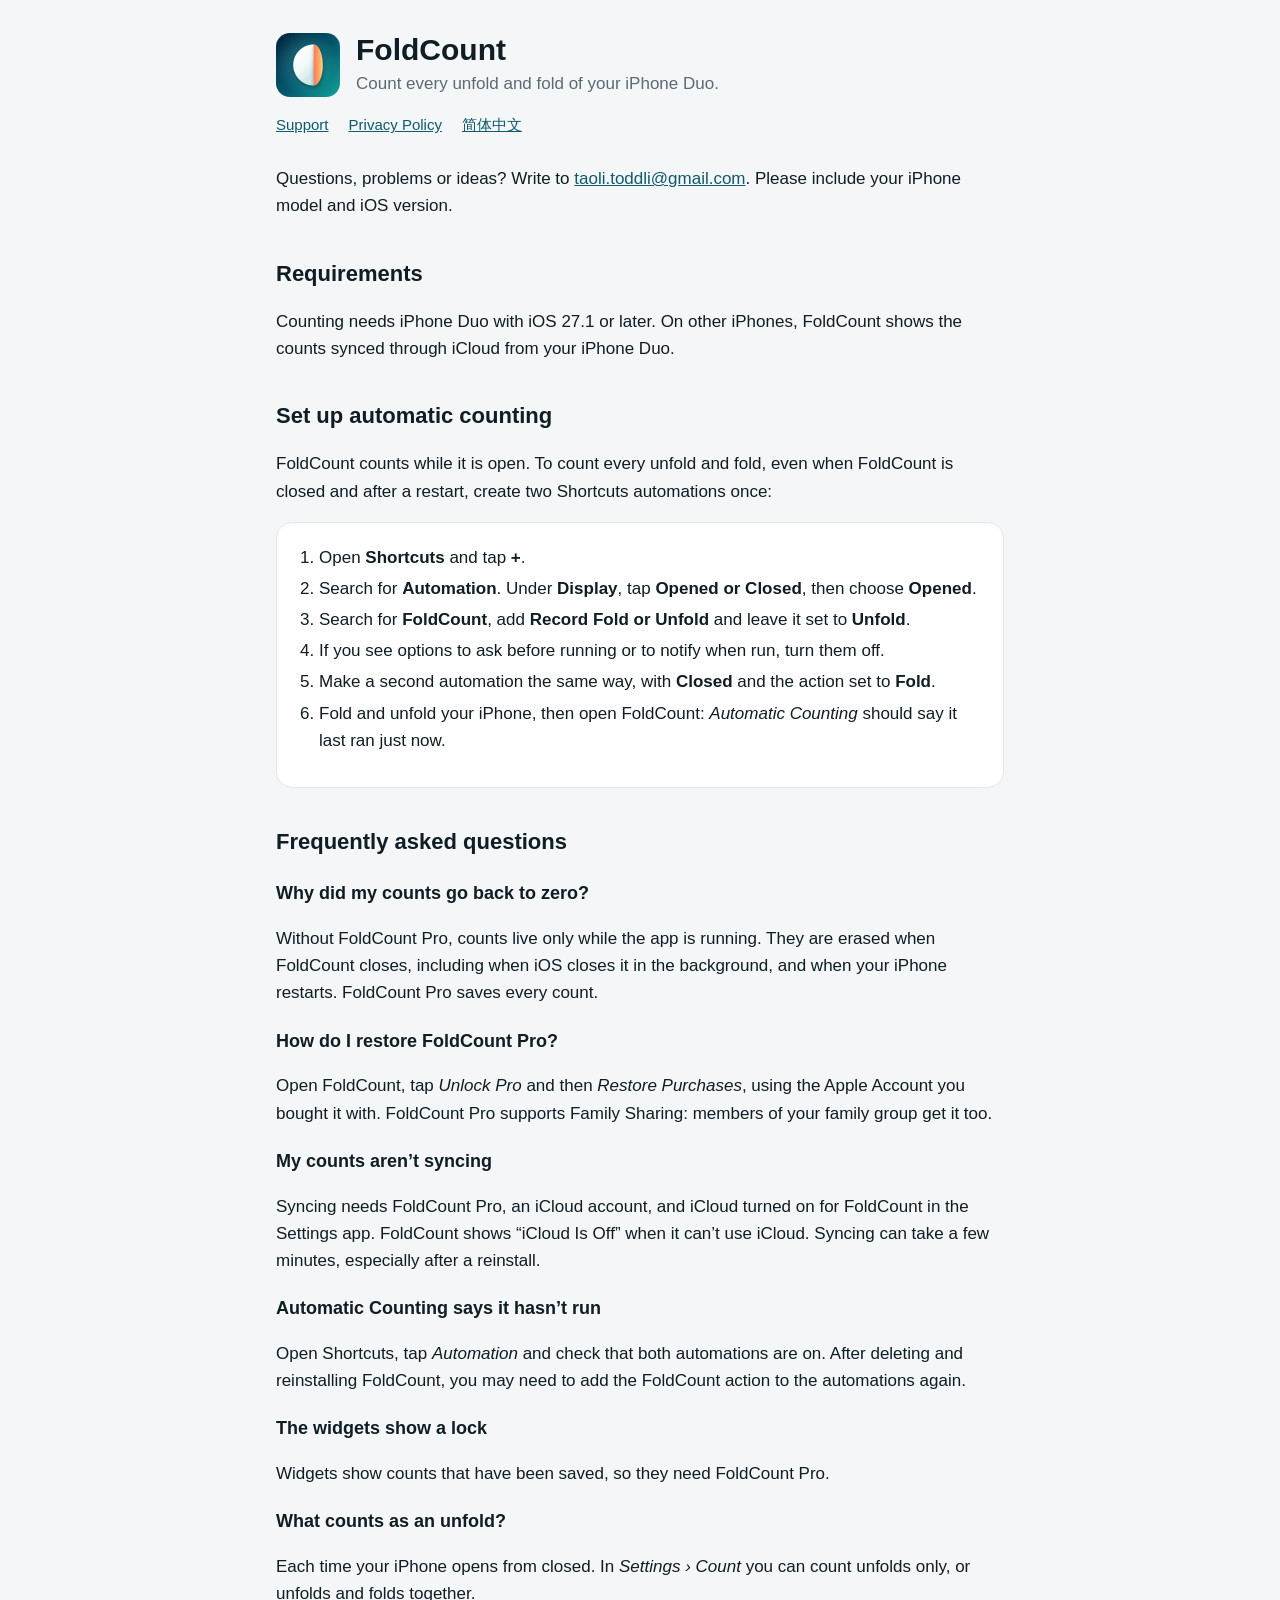
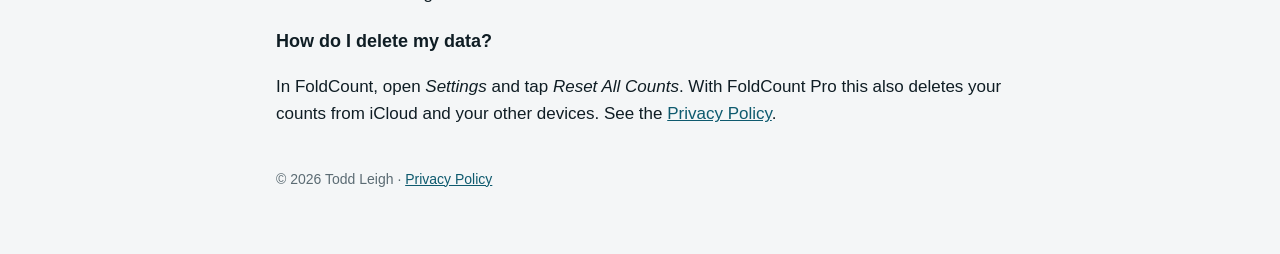
<file: index.html>
<!doctype html>
<html lang="en">
<head>
  <meta charset="utf-8">
  <meta name="viewport" content="width=device-width, initial-scale=1">
  <title>FoldCount Support</title>
  <link rel="stylesheet" href="style.css">
  <link rel="alternate" hreflang="zh-Hans" href="zh-Hans/index.html">
</head>
<body>
<main>
  <header>
    <img src="icon.png" alt="">
    <div>
      <h1>FoldCount</h1>
      <p>Count every unfold and fold of your iPhone Duo.</p>
    </div>
  </header>
  <nav>
    <a href="index.html">Support</a>
    <a href="privacy.html">Privacy Policy</a>
    <a href="zh-Hans/index.html">简体中文</a>
  </nav>

  <p>Questions, problems or ideas? Write to <a href="mailto:taoli.toddli@gmail.com">taoli.toddli@gmail.com</a>. Please include your iPhone model and iOS version.</p>

  <h2>Requirements</h2>
  <p>Counting needs iPhone Duo with iOS 27.1 or later. On other iPhones, FoldCount shows the counts synced through iCloud from your iPhone Duo.</p>

  <h2>Set up automatic counting</h2>
  <p>FoldCount counts while it is open. To count every unfold and fold, even when FoldCount is closed and after a restart, create two Shortcuts automations once:</p>
  <section>
    <ol>
      <li>Open <strong>Shortcuts</strong> and tap <strong>+</strong>.</li>
      <li>Search for <strong>Automation</strong>. Under <strong>Display</strong>, tap <strong>Opened or Closed</strong>, then choose <strong>Opened</strong>.</li>
      <li>Search for <strong>FoldCount</strong>, add <strong>Record Fold or Unfold</strong> and leave it set to <strong>Unfold</strong>.</li>
      <li>If you see options to ask before running or to notify when run, turn them off.</li>
      <li>Make a second automation the same way, with <strong>Closed</strong> and the action set to <strong>Fold</strong>.</li>
      <li>Fold and unfold your iPhone, then open FoldCount: <em>Automatic Counting</em> should say it last ran just now.</li>
    </ol>
  </section>

  <h2>Frequently asked questions</h2>

  <h3>Why did my counts go back to zero?</h3>
  <p>Without FoldCount Pro, counts live only while the app is running. They are erased when FoldCount closes, including when iOS closes it in the background, and when your iPhone restarts. FoldCount Pro saves every count.</p>

  <h3>How do I restore FoldCount Pro?</h3>
  <p>Open FoldCount, tap <em>Unlock Pro</em> and then <em>Restore Purchases</em>, using the Apple Account you bought it with. FoldCount Pro supports Family Sharing: members of your family group get it too.</p>

  <h3>My counts aren’t syncing</h3>
  <p>Syncing needs FoldCount Pro, an iCloud account, and iCloud turned on for FoldCount in the Settings app. FoldCount shows “iCloud Is Off” when it can’t use iCloud. Syncing can take a few minutes, especially after a reinstall.</p>

  <h3>Automatic Counting says it hasn’t run</h3>
  <p>Open Shortcuts, tap <em>Automation</em> and check that both automations are on. After deleting and reinstalling FoldCount, you may need to add the FoldCount action to the automations again.</p>

  <h3>The widgets show a lock</h3>
  <p>Widgets show counts that have been saved, so they need FoldCount Pro.</p>

  <h3>What counts as an unfold?</h3>
  <p>Each time your iPhone opens from closed. In <em>Settings › Count</em> you can count unfolds only, or unfolds and folds together.</p>

  <h3>How do I delete my data?</h3>
  <p>In FoldCount, open <em>Settings</em> and tap <em>Reset All Counts</em>. With FoldCount Pro this also deletes your counts from iCloud and your other devices. See the <a href="privacy.html">Privacy Policy</a>.</p>

  <footer>© 2026 Todd Leigh · <a href="privacy.html">Privacy Policy</a></footer>
</main>
</body>
</html>
</file>
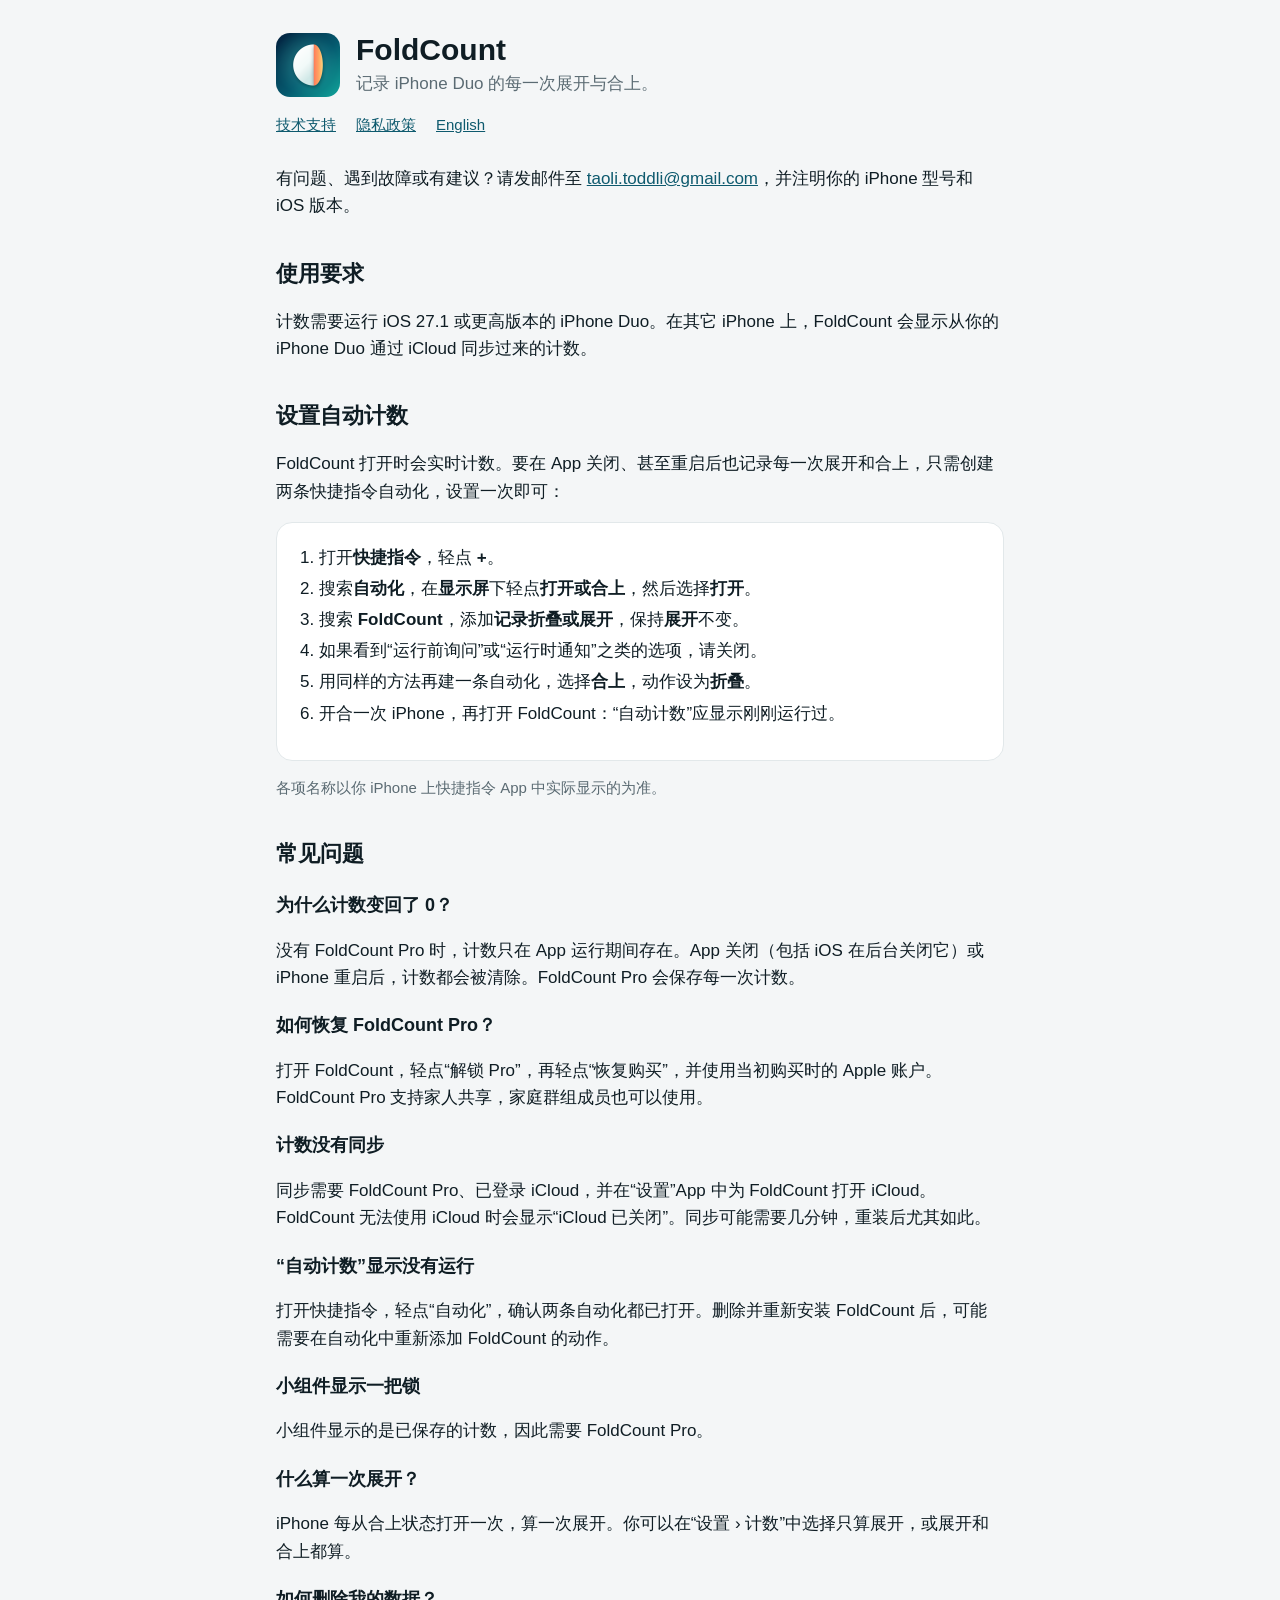
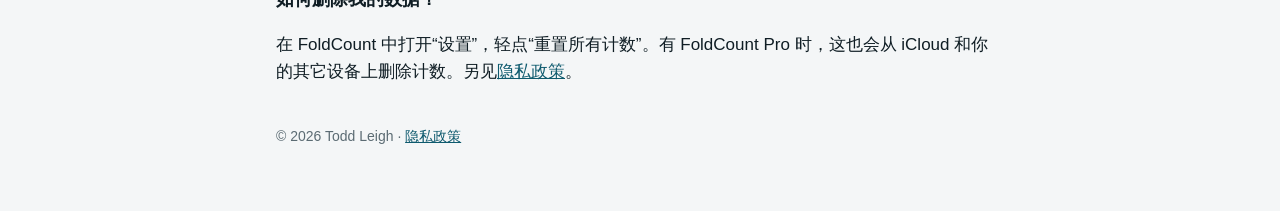
<file: zh-Hans/index.html>
<!doctype html>
<html lang="zh-Hans">
<head>
  <meta charset="utf-8">
  <meta name="viewport" content="width=device-width, initial-scale=1">
  <title>FoldCount 技术支持</title>
  <link rel="stylesheet" href="../style.css">
  <link rel="alternate" hreflang="en" href="../index.html">
</head>
<body>
<main>
  <header>
    <img src="../icon.png" alt="">
    <div>
      <h1>FoldCount</h1>
      <p>记录 iPhone Duo 的每一次展开与合上。</p>
    </div>
  </header>
  <nav>
    <a href="index.html">技术支持</a>
    <a href="privacy.html">隐私政策</a>
    <a href="../index.html">English</a>
  </nav>

  <p>有问题、遇到故障或有建议？请发邮件至 <a href="mailto:taoli.toddli@gmail.com">taoli.toddli@gmail.com</a>，并注明你的 iPhone 型号和 iOS 版本。</p>

  <h2>使用要求</h2>
  <p>计数需要运行 iOS 27.1 或更高版本的 iPhone Duo。在其它 iPhone 上，FoldCount 会显示从你的 iPhone Duo 通过 iCloud 同步过来的计数。</p>

  <h2>设置自动计数</h2>
  <p>FoldCount 打开时会实时计数。要在 App 关闭、甚至重启后也记录每一次展开和合上，只需创建两条快捷指令自动化，设置一次即可：</p>
  <section>
    <ol>
      <li>打开<strong>快捷指令</strong>，轻点 <strong>+</strong>。</li>
      <li>搜索<strong>自动化</strong>，在<strong>显示屏</strong>下轻点<strong>打开或合上</strong>，然后选择<strong>打开</strong>。</li>
      <li>搜索 <strong>FoldCount</strong>，添加<strong>记录折叠或展开</strong>，保持<strong>展开</strong>不变。</li>
      <li>如果看到“运行前询问”或“运行时通知”之类的选项，请关闭。</li>
      <li>用同样的方法再建一条自动化，选择<strong>合上</strong>，动作设为<strong>折叠</strong>。</li>
      <li>开合一次 iPhone，再打开 FoldCount：“自动计数”应显示刚刚运行过。</li>
    </ol>
  </section>
  <p class="muted">各项名称以你 iPhone 上快捷指令 App 中实际显示的为准。</p>

  <h2>常见问题</h2>

  <h3>为什么计数变回了 0？</h3>
  <p>没有 FoldCount Pro 时，计数只在 App 运行期间存在。App 关闭（包括 iOS 在后台关闭它）或 iPhone 重启后，计数都会被清除。FoldCount Pro 会保存每一次计数。</p>

  <h3>如何恢复 FoldCount Pro？</h3>
  <p>打开 FoldCount，轻点“解锁 Pro”，再轻点“恢复购买”，并使用当初购买时的 Apple 账户。FoldCount Pro 支持家人共享，家庭群组成员也可以使用。</p>

  <h3>计数没有同步</h3>
  <p>同步需要 FoldCount Pro、已登录 iCloud，并在“设置”App 中为 FoldCount 打开 iCloud。FoldCount 无法使用 iCloud 时会显示“iCloud 已关闭”。同步可能需要几分钟，重装后尤其如此。</p>

  <h3>“自动计数”显示没有运行</h3>
  <p>打开快捷指令，轻点“自动化”，确认两条自动化都已打开。删除并重新安装 FoldCount 后，可能需要在自动化中重新添加 FoldCount 的动作。</p>

  <h3>小组件显示一把锁</h3>
  <p>小组件显示的是已保存的计数，因此需要 FoldCount Pro。</p>

  <h3>什么算一次展开？</h3>
  <p>iPhone 每从合上状态打开一次，算一次展开。你可以在“设置 › 计数”中选择只算展开，或展开和合上都算。</p>

  <h3>如何删除我的数据？</h3>
  <p>在 FoldCount 中打开“设置”，轻点“重置所有计数”。有 FoldCount Pro 时，这也会从 iCloud 和你的其它设备上删除计数。另见<a href="privacy.html">隐私政策</a>。</p>

  <footer>© 2026 Todd Leigh · <a href="privacy.html">隐私政策</a></footer>
</main>
</body>
</html>
</file>
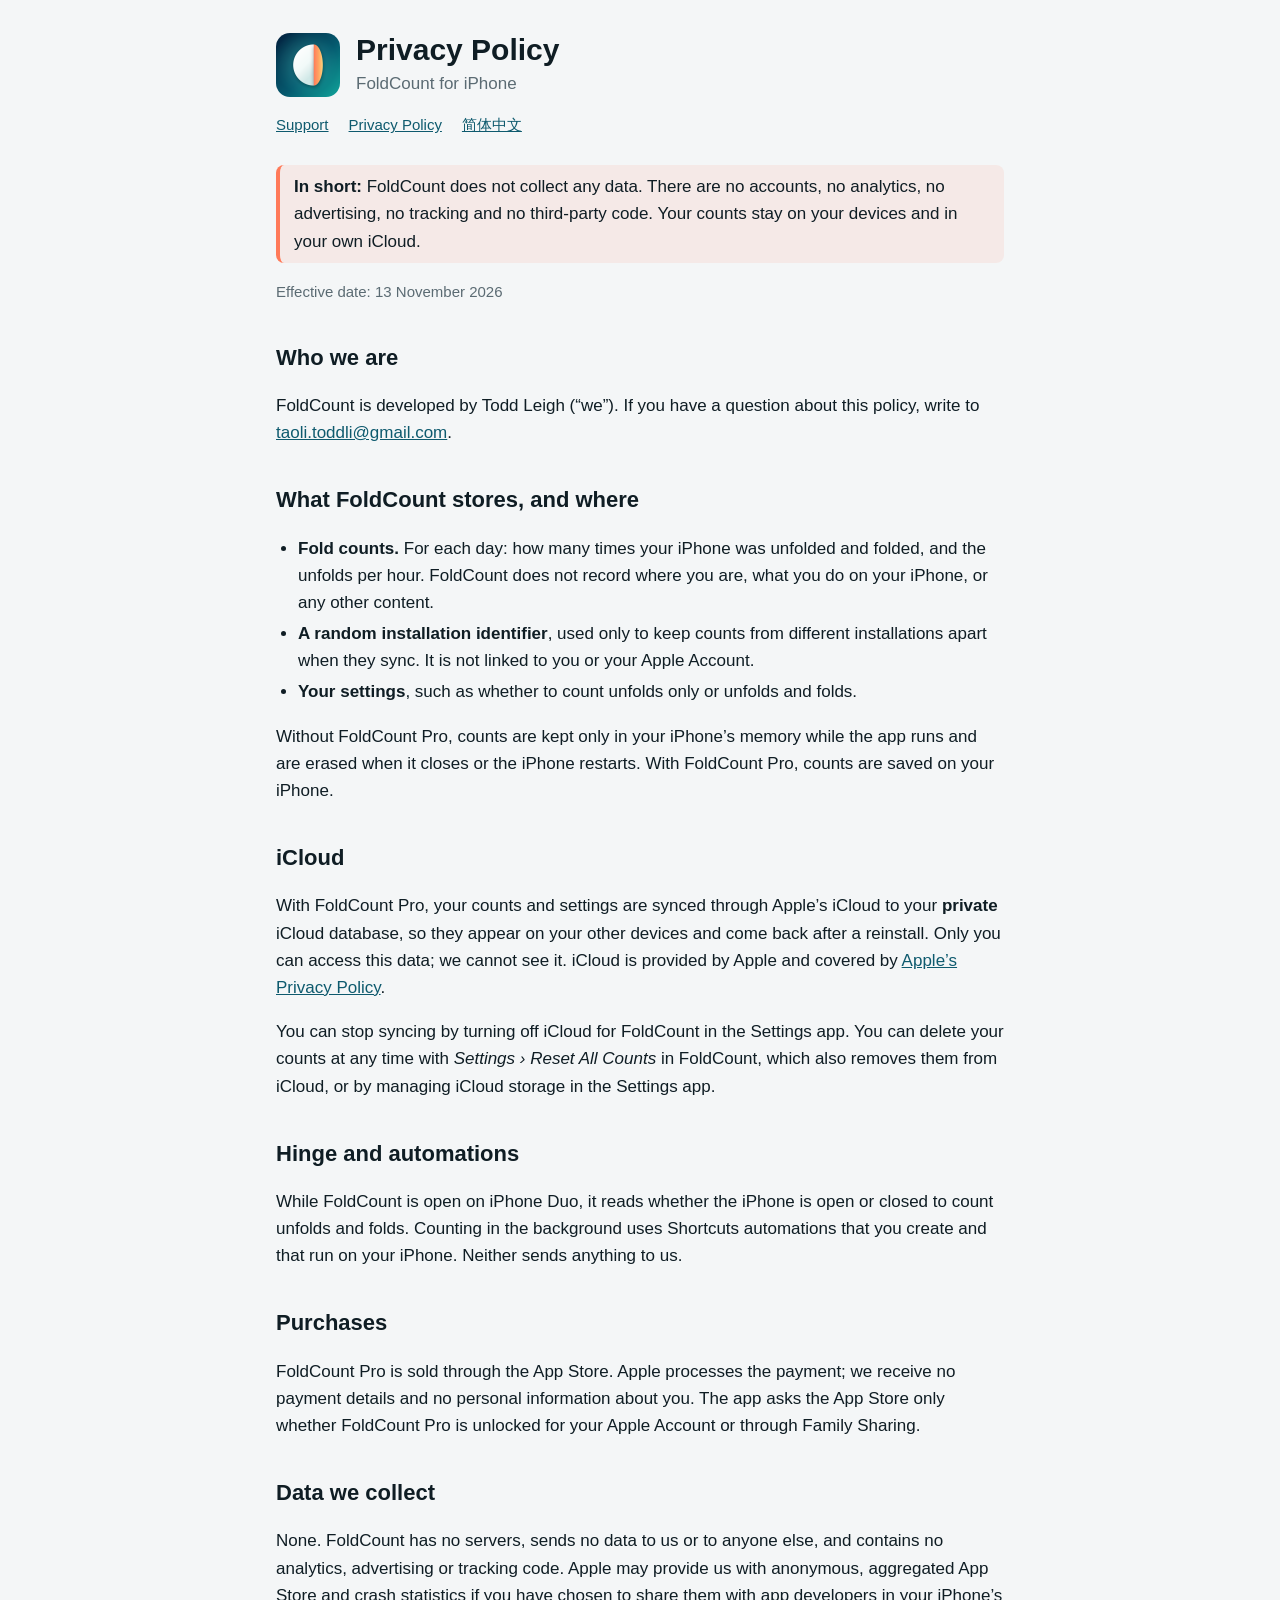
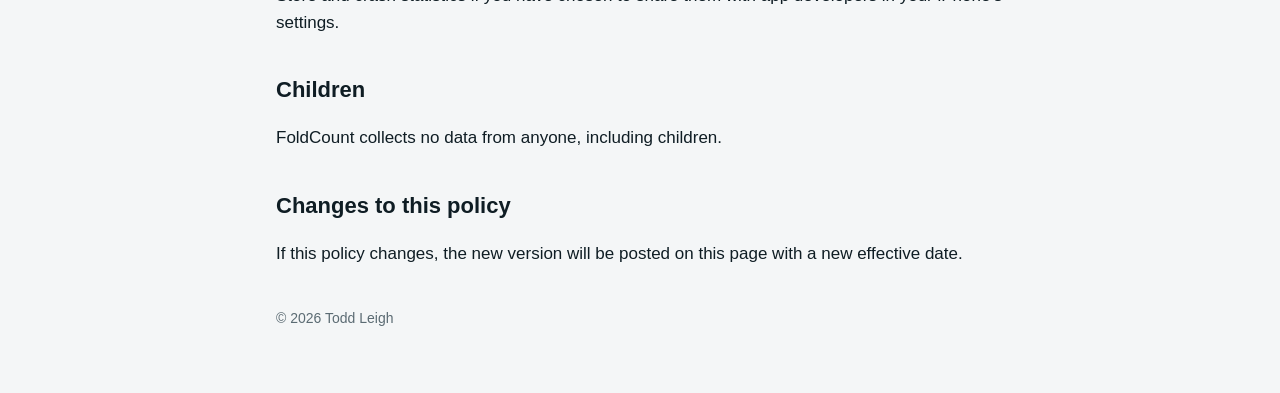
<file: privacy.html>
<!doctype html>
<html lang="en">
<head>
  <meta charset="utf-8">
  <meta name="viewport" content="width=device-width, initial-scale=1">
  <title>FoldCount Privacy Policy</title>
  <link rel="stylesheet" href="style.css">
  <link rel="alternate" hreflang="zh-Hans" href="zh-Hans/privacy.html">
</head>
<body>
<main>
  <header>
    <img src="icon.png" alt="">
    <div>
      <h1>Privacy Policy</h1>
      <p>FoldCount for iPhone</p>
    </div>
  </header>
  <nav>
    <a href="index.html">Support</a>
    <a href="privacy.html">Privacy Policy</a>
    <a href="zh-Hans/privacy.html">简体中文</a>
  </nav>

  <p class="highlight"><strong>In short:</strong> FoldCount does not collect any data. There are no accounts, no analytics, no advertising, no tracking and no third-party code. Your counts stay on your devices and in your own iCloud.</p>

  <p class="muted">Effective date: 13 November 2026</p>

  <h2>Who we are</h2>
  <p>FoldCount is developed by Todd Leigh (“we”). If you have a question about this policy, write to <a href="mailto:taoli.toddli@gmail.com">taoli.toddli@gmail.com</a>.</p>

  <h2>What FoldCount stores, and where</h2>
  <ul>
    <li><strong>Fold counts.</strong> For each day: how many times your iPhone was unfolded and folded, and the unfolds per hour. FoldCount does not record where you are, what you do on your iPhone, or any other content.</li>
    <li><strong>A random installation identifier</strong>, used only to keep counts from different installations apart when they sync. It is not linked to you or your Apple Account.</li>
    <li><strong>Your settings</strong>, such as whether to count unfolds only or unfolds and folds.</li>
  </ul>
  <p>Without FoldCount Pro, counts are kept only in your iPhone’s memory while the app runs and are erased when it closes or the iPhone restarts. With FoldCount Pro, counts are saved on your iPhone.</p>

  <h2>iCloud</h2>
  <p>With FoldCount Pro, your counts and settings are synced through Apple’s iCloud to your <strong>private</strong> iCloud database, so they appear on your other devices and come back after a reinstall. Only you can access this data; we cannot see it. iCloud is provided by Apple and covered by <a href="https://www.apple.com/legal/privacy/">Apple’s Privacy Policy</a>.</p>
  <p>You can stop syncing by turning off iCloud for FoldCount in the Settings app. You can delete your counts at any time with <em>Settings › Reset All Counts</em> in FoldCount, which also removes them from iCloud, or by managing iCloud storage in the Settings app.</p>

  <h2>Hinge and automations</h2>
  <p>While FoldCount is open on iPhone Duo, it reads whether the iPhone is open or closed to count unfolds and folds. Counting in the background uses Shortcuts automations that you create and that run on your iPhone. Neither sends anything to us.</p>

  <h2>Purchases</h2>
  <p>FoldCount Pro is sold through the App Store. Apple processes the payment; we receive no payment details and no personal information about you. The app asks the App Store only whether FoldCount Pro is unlocked for your Apple Account or through Family Sharing.</p>

  <h2>Data we collect</h2>
  <p>None. FoldCount has no servers, sends no data to us or to anyone else, and contains no analytics, advertising or tracking code. Apple may provide us with anonymous, aggregated App Store and crash statistics if you have chosen to share them with app developers in your iPhone’s settings.</p>

  <h2>Children</h2>
  <p>FoldCount collects no data from anyone, including children.</p>

  <h2>Changes to this policy</h2>
  <p>If this policy changes, the new version will be posted on this page with a new effective date.</p>

  <footer>© 2026 Todd Leigh</footer>
</main>
</body>
</html>
</file>
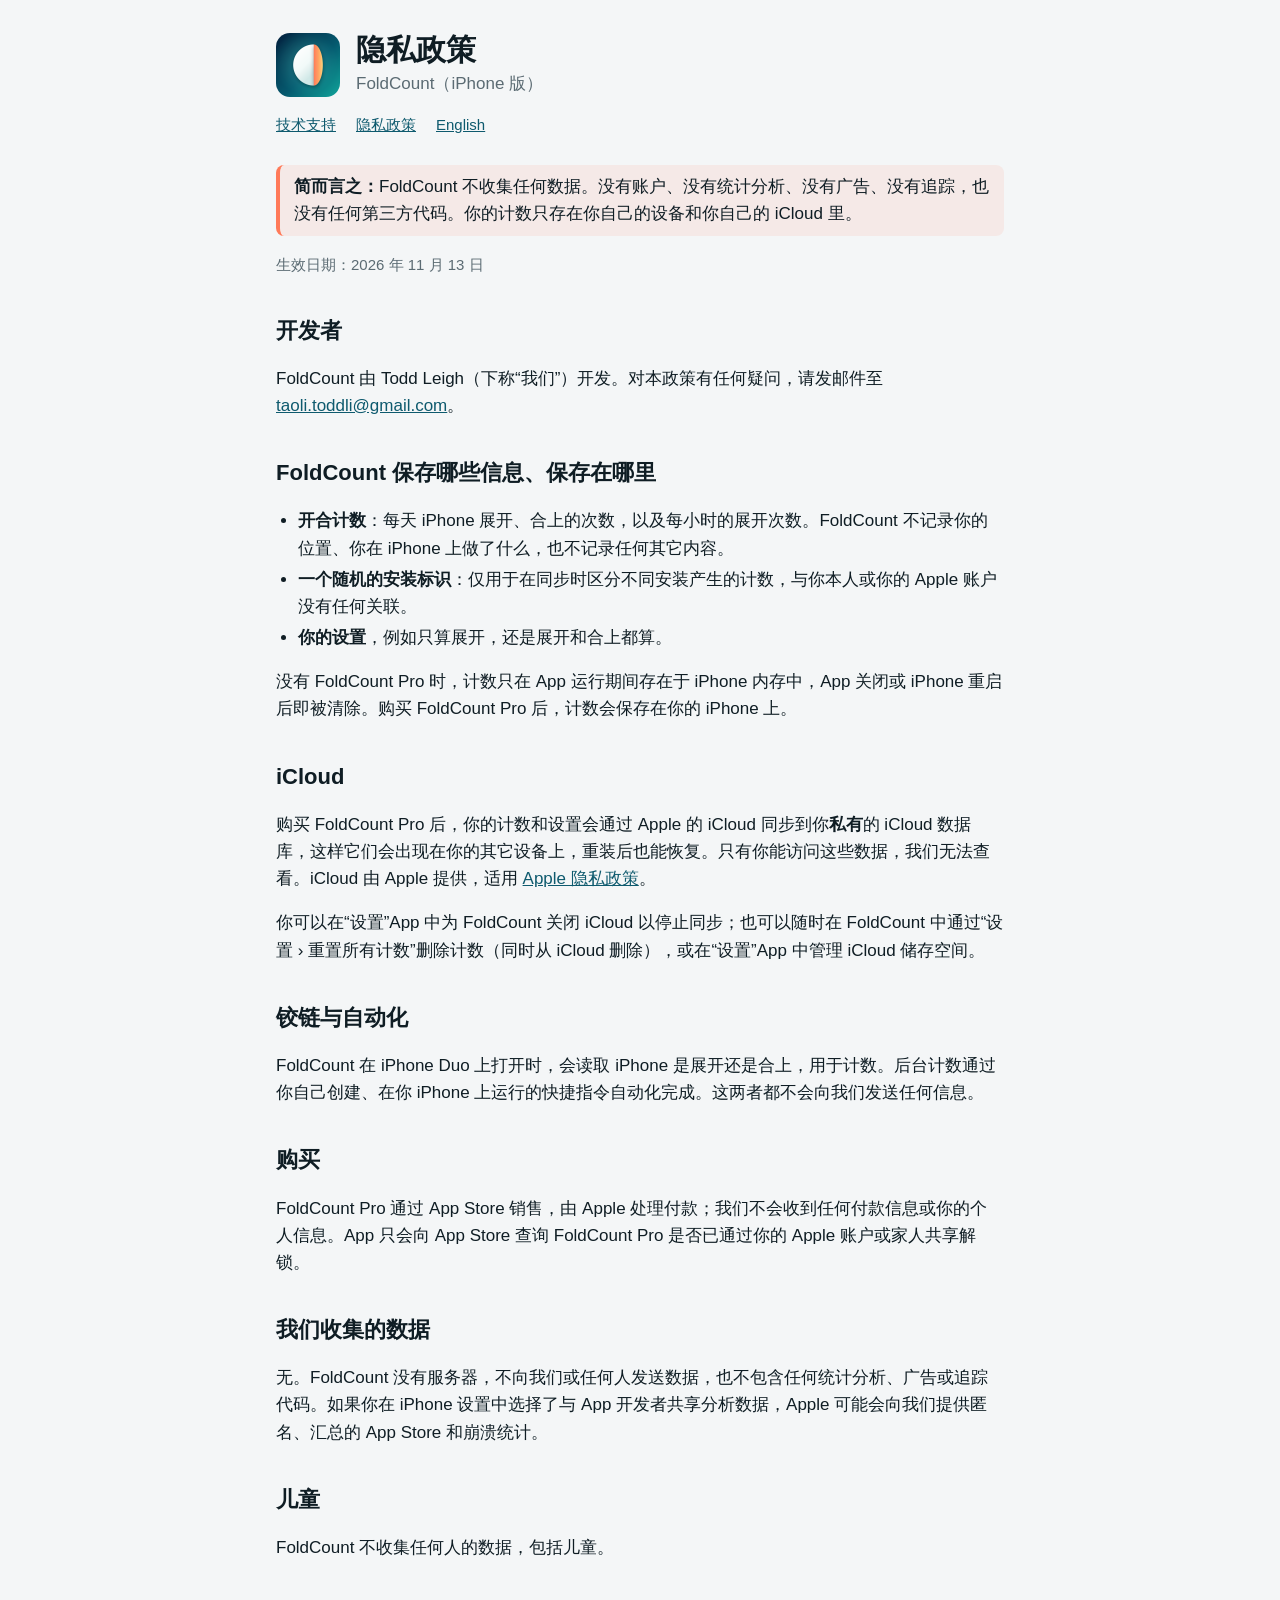
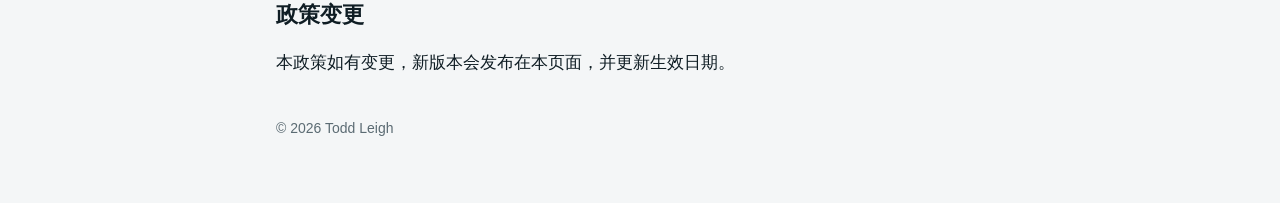
<file: zh-Hans/privacy.html>
<!doctype html>
<html lang="zh-Hans">
<head>
  <meta charset="utf-8">
  <meta name="viewport" content="width=device-width, initial-scale=1">
  <title>FoldCount 隐私政策</title>
  <link rel="stylesheet" href="../style.css">
  <link rel="alternate" hreflang="en" href="../privacy.html">
</head>
<body>
<main>
  <header>
    <img src="../icon.png" alt="">
    <div>
      <h1>隐私政策</h1>
      <p>FoldCount（iPhone 版）</p>
    </div>
  </header>
  <nav>
    <a href="index.html">技术支持</a>
    <a href="privacy.html">隐私政策</a>
    <a href="../privacy.html">English</a>
  </nav>

  <p class="highlight"><strong>简而言之：</strong>FoldCount 不收集任何数据。没有账户、没有统计分析、没有广告、没有追踪，也没有任何第三方代码。你的计数只存在你自己的设备和你自己的 iCloud 里。</p>

  <p class="muted">生效日期：2026 年 11 月 13 日</p>

  <h2>开发者</h2>
  <p>FoldCount 由 Todd Leigh（下称“我们”）开发。对本政策有任何疑问，请发邮件至 <a href="mailto:taoli.toddli@gmail.com">taoli.toddli@gmail.com</a>。</p>

  <h2>FoldCount 保存哪些信息、保存在哪里</h2>
  <ul>
    <li><strong>开合计数</strong>：每天 iPhone 展开、合上的次数，以及每小时的展开次数。FoldCount 不记录你的位置、你在 iPhone 上做了什么，也不记录任何其它内容。</li>
    <li><strong>一个随机的安装标识</strong>：仅用于在同步时区分不同安装产生的计数，与你本人或你的 Apple 账户没有任何关联。</li>
    <li><strong>你的设置</strong>，例如只算展开，还是展开和合上都算。</li>
  </ul>
  <p>没有 FoldCount Pro 时，计数只在 App 运行期间存在于 iPhone 内存中，App 关闭或 iPhone 重启后即被清除。购买 FoldCount Pro 后，计数会保存在你的 iPhone 上。</p>

  <h2>iCloud</h2>
  <p>购买 FoldCount Pro 后，你的计数和设置会通过 Apple 的 iCloud 同步到你<strong>私有</strong>的 iCloud 数据库，这样它们会出现在你的其它设备上，重装后也能恢复。只有你能访问这些数据，我们无法查看。iCloud 由 Apple 提供，适用 <a href="https://www.apple.com/legal/privacy/">Apple 隐私政策</a>。</p>
  <p>你可以在“设置”App 中为 FoldCount 关闭 iCloud 以停止同步；也可以随时在 FoldCount 中通过“设置 › 重置所有计数”删除计数（同时从 iCloud 删除），或在“设置”App 中管理 iCloud 储存空间。</p>

  <h2>铰链与自动化</h2>
  <p>FoldCount 在 iPhone Duo 上打开时，会读取 iPhone 是展开还是合上，用于计数。后台计数通过你自己创建、在你 iPhone 上运行的快捷指令自动化完成。这两者都不会向我们发送任何信息。</p>

  <h2>购买</h2>
  <p>FoldCount Pro 通过 App Store 销售，由 Apple 处理付款；我们不会收到任何付款信息或你的个人信息。App 只会向 App Store 查询 FoldCount Pro 是否已通过你的 Apple 账户或家人共享解锁。</p>

  <h2>我们收集的数据</h2>
  <p>无。FoldCount 没有服务器，不向我们或任何人发送数据，也不包含任何统计分析、广告或追踪代码。如果你在 iPhone 设置中选择了与 App 开发者共享分析数据，Apple 可能会向我们提供匿名、汇总的 App Store 和崩溃统计。</p>

  <h2>儿童</h2>
  <p>FoldCount 不收集任何人的数据，包括儿童。</p>

  <h2>政策变更</h2>
  <p>本政策如有变更，新版本会发布在本页面，并更新生效日期。</p>

  <footer>© 2026 Todd Leigh</footer>
</main>
</body>
</html>
</file>
<file: style.css>
:root {
  --bg: #f4f6f7;
  --card: #ffffff;
  --text: #0f1d24;
  --muted: #5b6b73;
  --accent: #0e5a6e;
  --coral: #ff7a59;
  --line: #e2e8ea;
}

@media (prefers-color-scheme: dark) {
  :root {
    --bg: #0a1418;
    --card: #12232a;
    --text: #e8f0f2;
    --muted: #9fb2b9;
    --accent: #4fd6c4;
    --line: #20363e;
  }
}

* { box-sizing: border-box; }

body {
  margin: 0;
  background: var(--bg);
  color: var(--text);
  font: 17px/1.6 -apple-system, BlinkMacSystemFont, "SF Pro Text", "PingFang SC", "Hiragino Sans", "Noto Sans", sans-serif;
  -webkit-text-size-adjust: 100%;
}

main {
  max-width: 760px;
  margin: 0 auto;
  padding: 32px 16px 64px;
}

header {
  display: flex;
  align-items: center;
  gap: 16px;
  margin-bottom: 8px;
}

header img {
  width: 64px;
  height: 64px;
  border-radius: 14px;
}

header h1 {
  margin: 0;
  font-size: 30px;
  line-height: 1.2;
}

header p {
  margin: 2px 0 0;
  color: var(--muted);
}

nav {
  display: flex;
  flex-wrap: wrap;
  gap: 8px 20px;
  margin: 16px 0 28px;
  font-size: 15px;
}

a { color: var(--accent); }

h2 {
  margin: 36px 0 8px;
  font-size: 22px;
}

h3 {
  margin: 20px 0 4px;
  font-size: 18px;
}

section, .card {
  background: var(--card);
  border: 1px solid var(--line);
  border-radius: 16px;
  padding: 4px 20px 16px;
  margin-top: 16px;
}

ol, ul { padding-left: 22px; }
li { margin: 4px 0; }

.muted { color: var(--muted); font-size: 15px; }

.highlight {
  border-left: 4px solid var(--coral);
  padding: 8px 14px;
  background: color-mix(in srgb, var(--coral) 10%, transparent);
  border-radius: 8px;
}

footer {
  margin-top: 40px;
  color: var(--muted);
  font-size: 14px;
}
</file>
